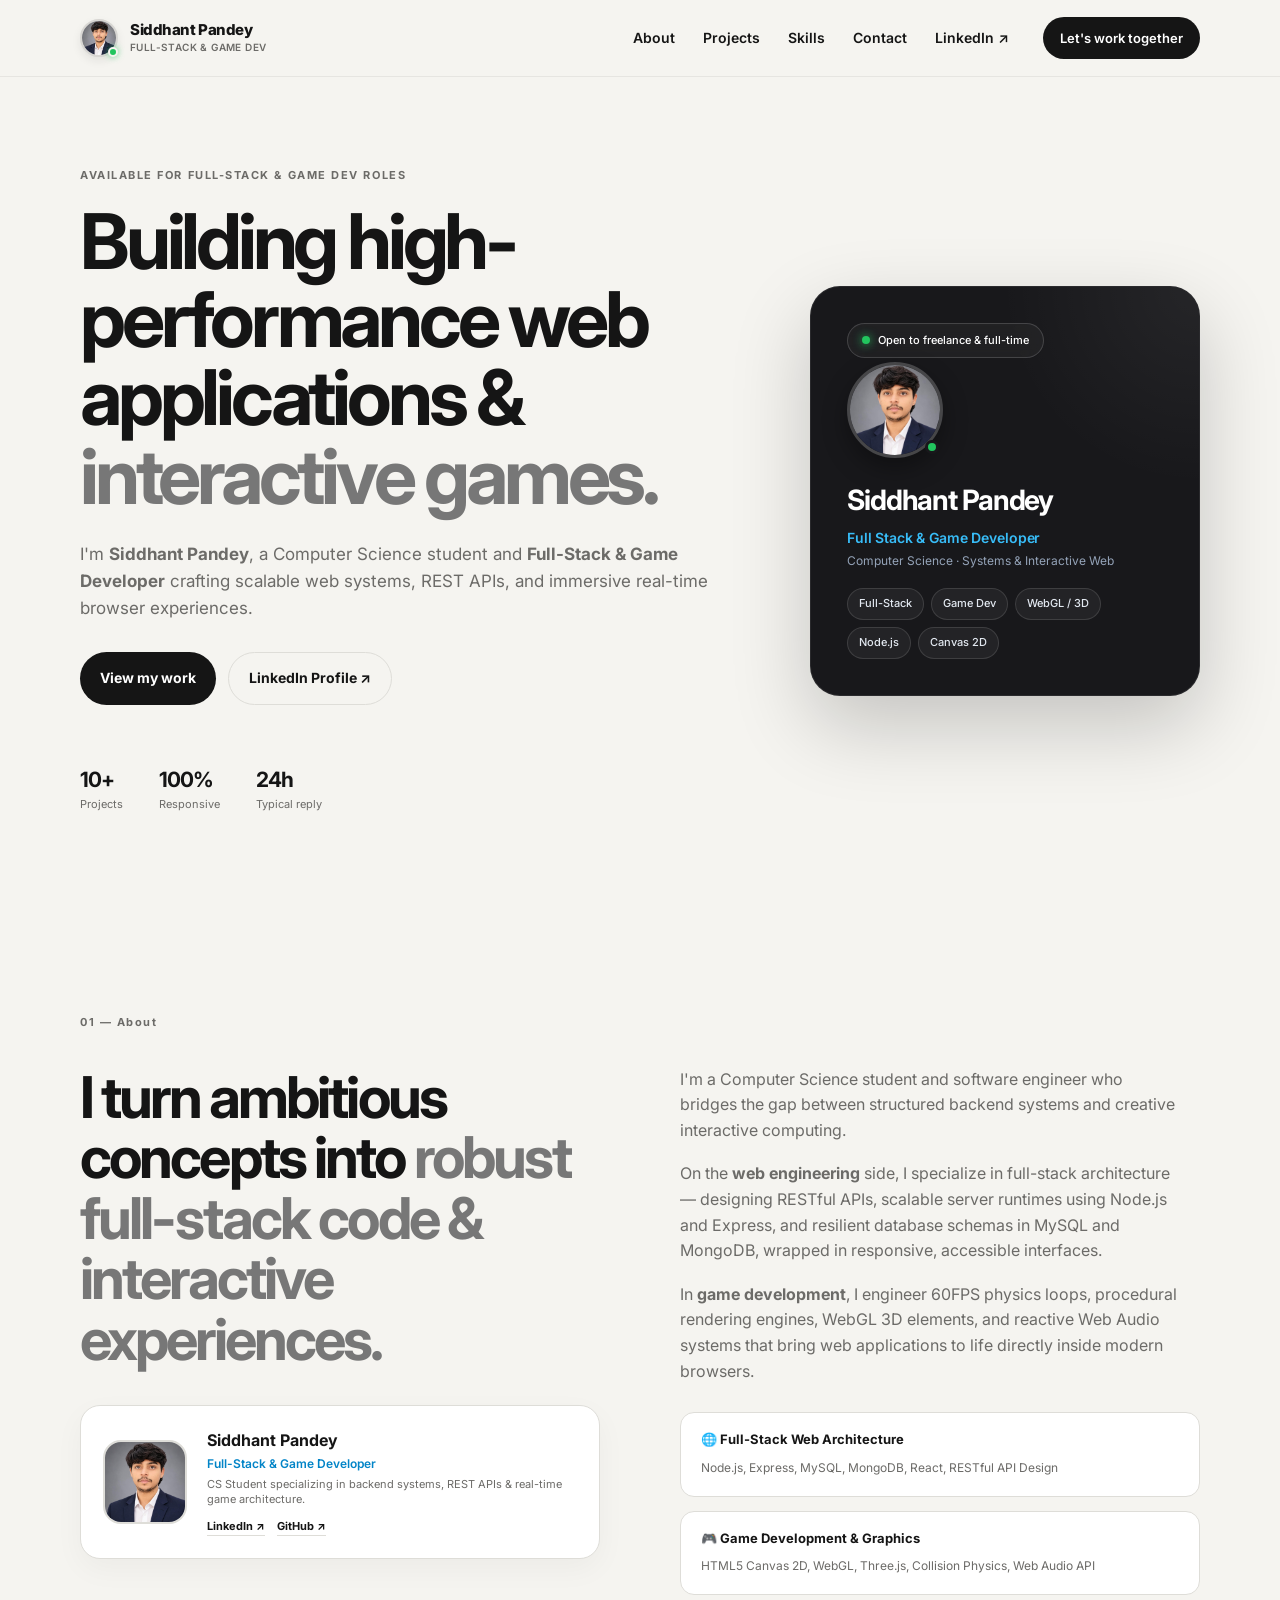
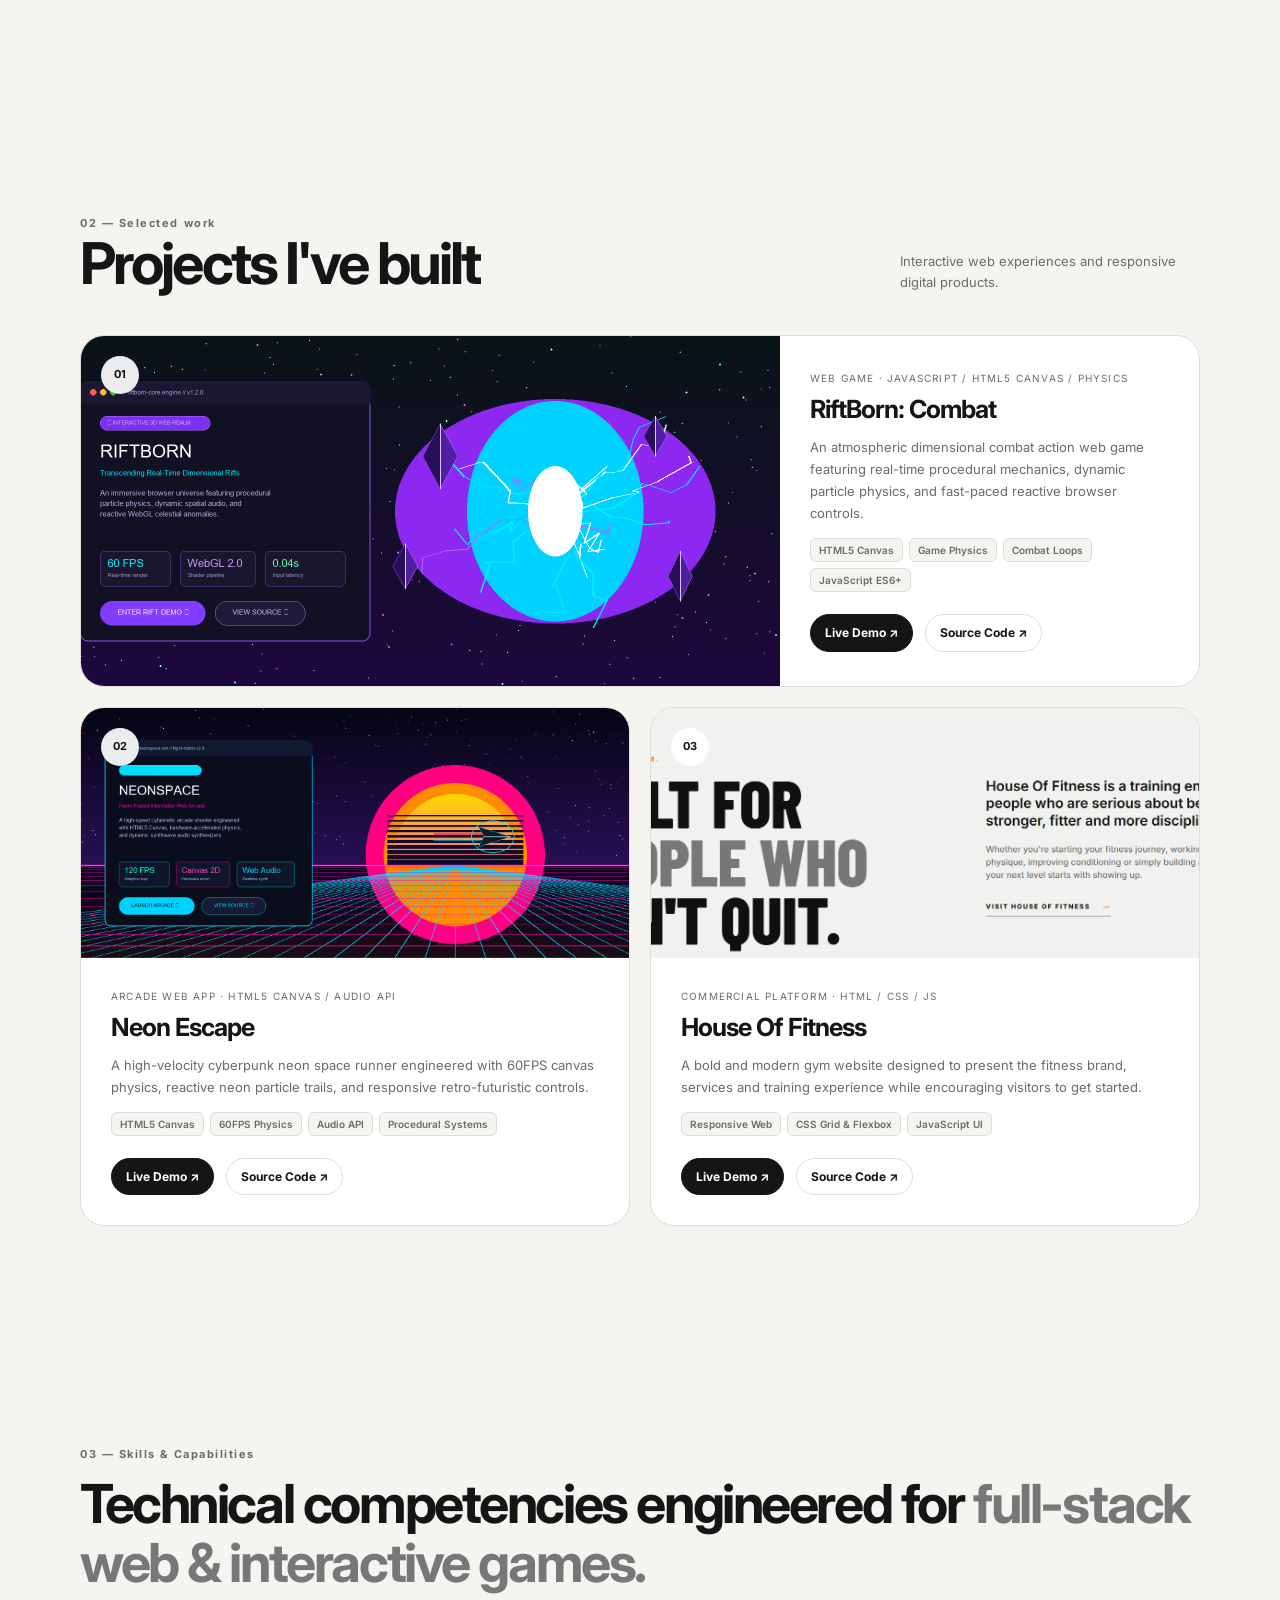
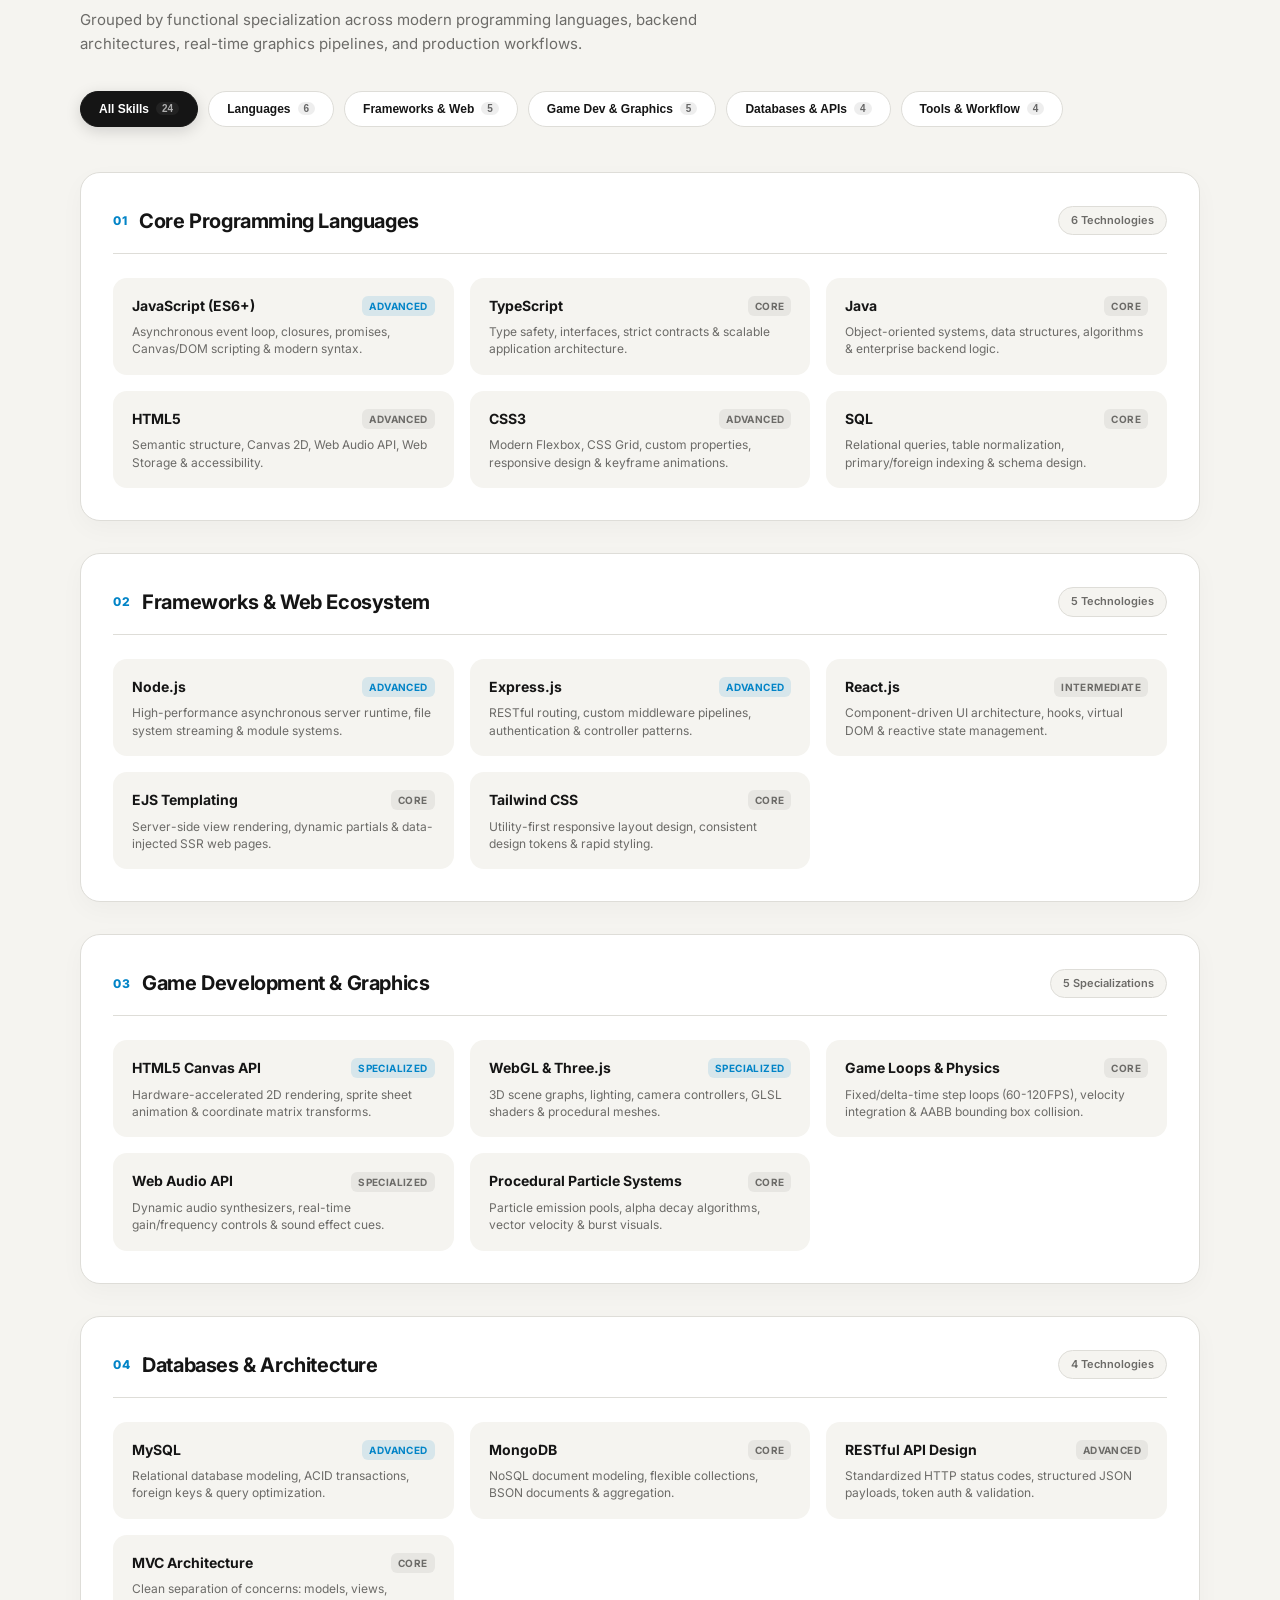
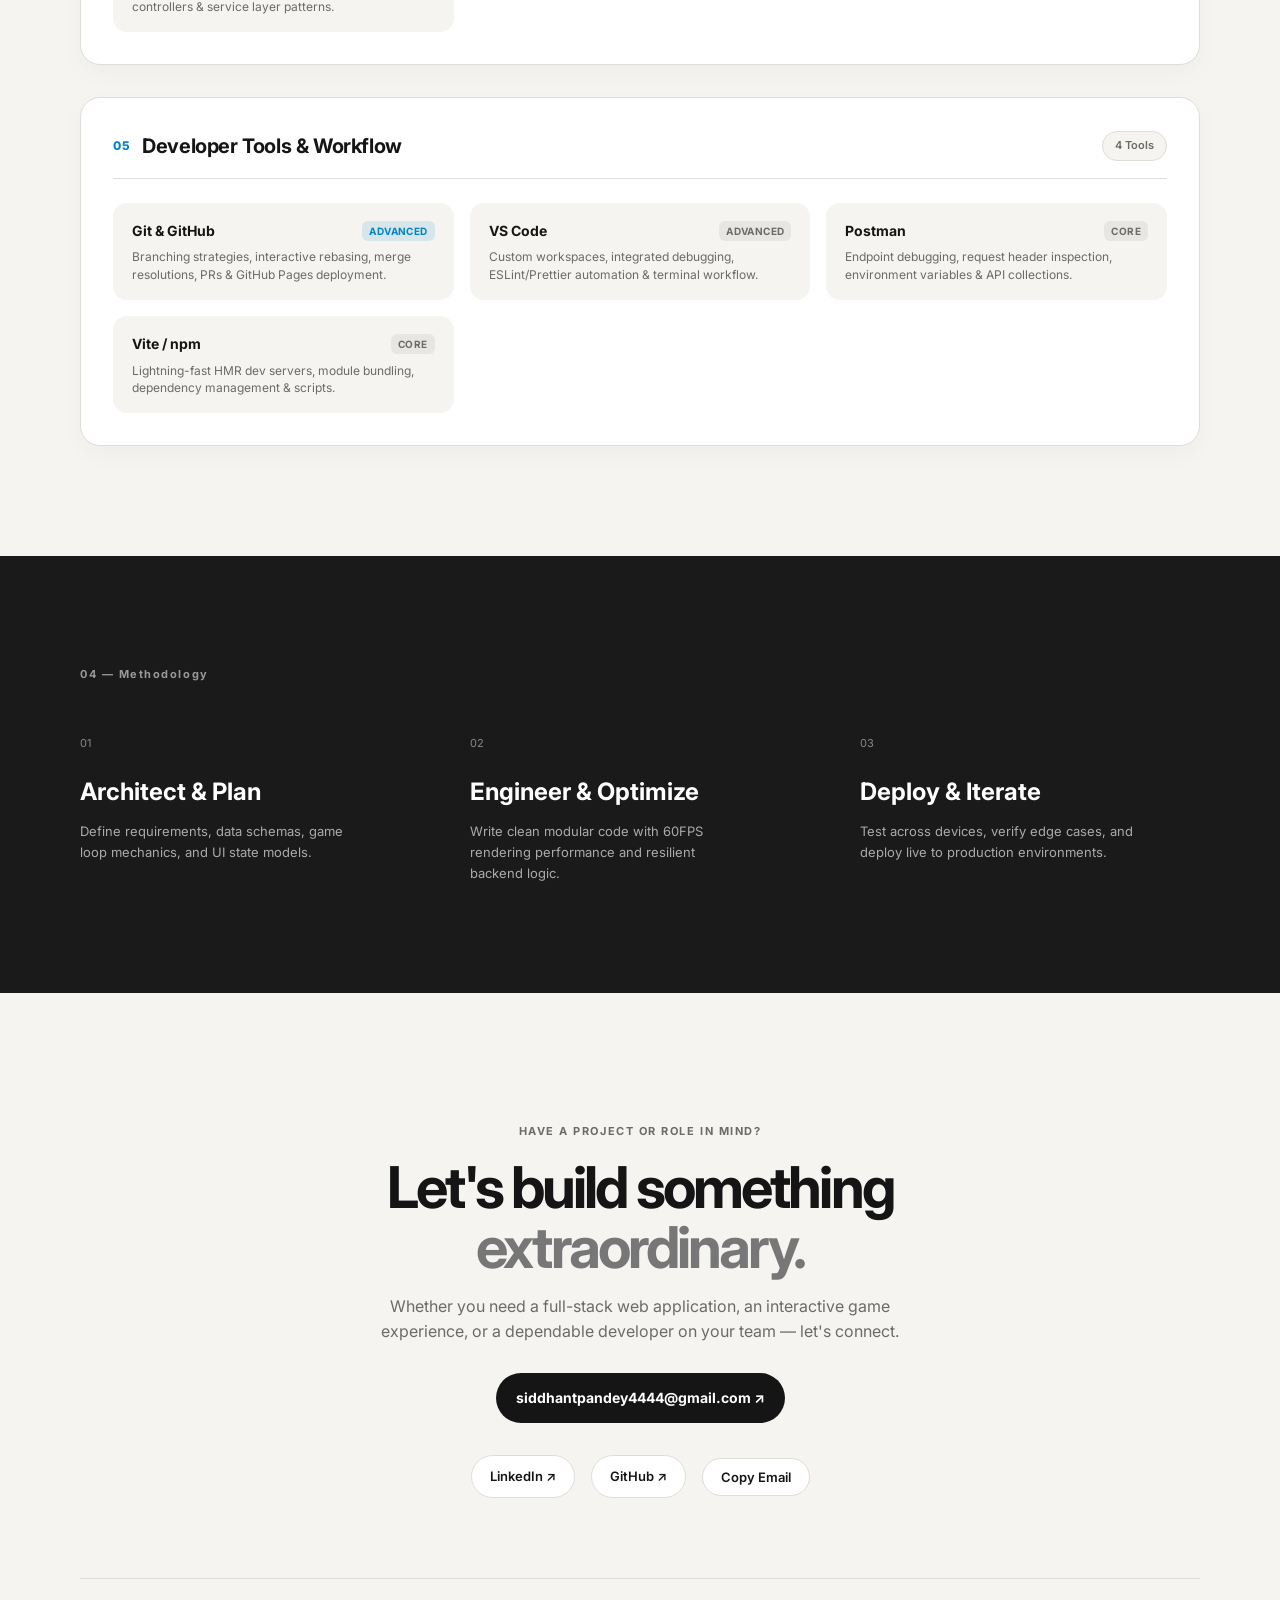
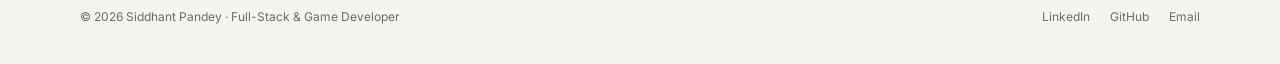
<file: index.html>
<!DOCTYPE html>
<html lang="en">

<head>
  <meta charset="UTF-8">
  <meta name="viewport" content="width=device-width, initial-scale=1.0">
  <meta name="description"
    content="Siddhant Pandey — Computer Science student, Full-Stack & Game Developer building scalable web systems, REST APIs, and interactive browser games.">
  <title>Siddhant Pandey — Full-Stack & Game Developer</title>

  <!-- Favicon -->
  <link rel="icon" type="image/jpeg" href="images/profile.jpg">

  <!-- Google Font -->
  <link rel="preconnect" href="https://fonts.googleapis.com">
  <link rel="preconnect" href="https://fonts.gstatic.com" crossorigin>
  <link href="https://fonts.googleapis.com/css2?family=Inter:wght@400;500;600;700;800&display=swap" rel="stylesheet">

  <!-- Main stylesheet -->
  <link rel="stylesheet" href="style.css">
</head>

<body>
  <!-- =========================================
       HEADER / NAVIGATION
  ========================================== -->
  <header class="site-header">
    <nav class="nav container" aria-label="Primary navigation">
      <a class="logo" href="#home" aria-label="Siddhant Pandey Home">
        <div class="logo-avatar-wrap">
          <img class="logo-avatar-img" src="images/profile.jpg" alt="Siddhant Pandey">
          <span class="logo-online-dot" title="Open to opportunities"></span>
        </div>
        <div class="logo-text-wrap">
          <span class="logo-name">Siddhant Pandey</span>
          <span class="logo-role">Full-Stack & Game Dev</span>
        </div>
      </a>

      <button class="menu-toggle" type="button" aria-label="Open menu" aria-expanded="false"
        aria-controls="primary-navigation">
        ☰
      </button>

      <div class="nav-links" id="primary-navigation">
        <a href="#about">About</a>
        <a href="#projects">Projects</a>
        <a href="#skills">Skills</a>
        <a href="#contact">Contact</a>
        <a href="https://www.linkedin.com/in/siddhant-pandey-b86201445/" target="_blank"
          rel="noopener noreferrer">LinkedIn ↗</a>
      </div>

      <a class="nav-cta" href="#contact">Let's work together</a>
    </nav>
  </header>

  <main>
    <!-- =========================================
         HERO SECTION
    ========================================== -->
    <section id="home" class="hero container">
      <div class="hero-copy">
        <p class="eyebrow">AVAILABLE FOR FULL-STACK & GAME DEV ROLES</p>

        <h1>
          Building high-performance web applications &
          <span>interactive games.</span>
        </h1>

        <p class="hero-text">
          I'm <strong>Siddhant Pandey</strong>, a Computer Science student and
          <strong>Full-Stack & Game Developer</strong> crafting scalable web systems,
          REST APIs, and immersive real-time browser experiences.
        </p>

        <div class="hero-actions">
          <a class="button primary" href="#projects">View my work</a>
          <a class="button secondary" href="https://www.linkedin.com/in/siddhant-pandey-b86201445/" target="_blank"
            rel="noopener noreferrer">LinkedIn Profile ↗</a>
        </div>

        <div class="quick-stats">
          <div>
            <strong>10+</strong>
            <span>Projects</span>
          </div>
          <div>
            <strong>100%</strong>
            <span>Responsive</span>
          </div>
          <div>
            <strong>24h</strong>
            <span>Typical reply</span>
          </div>
        </div>
      </div>

      <aside class="hero-card">
        <div class="status"><span class="pulse-dot"></span> Open to freelance & full-time</div>

        <div class="avatar-card">
          <img class="avatar-img" src="images/profile.jpg" alt="Siddhant Pandey portrait" width="96" height="96">
          <span class="avatar-online-badge" title="Available for opportunities"></span>
        </div>

        <h2>Siddhant Pandey</h2>
        <p class="role-title">Full Stack & Game Developer</p>
        <span class="role-subtitle">Computer Science · Systems & Interactive Web</span>

        <div class="mini-tags" aria-label="Core Specializations">
          <span>Full-Stack</span>
          <span>Game Dev</span>
          <span>WebGL / 3D</span>
          <span>Node.js</span>
          <span>Canvas 2D</span>
        </div>
      </aside>
    </section>

    <!-- =========================================
         ABOUT SECTION
    ========================================== -->
    <section id="about" class="section container">
      <div class="section-label">01 — About</div>

      <div class="two-column about-grid">
        <div class="about-lead">
          <h2>I turn ambitious concepts into <em>robust full-stack code & interactive experiences.</em></h2>
          <div class="about-card-spotlight">
            <img class="about-photo" src="images/profile.jpg" alt="Siddhant Pandey profile portrait">
            <div class="about-meta">
              <strong>Siddhant Pandey</strong>
              <span>Full-Stack & Game Developer</span>
              <p>CS Student specializing in backend systems, REST APIs & real-time game architecture.</p>
              <div class="about-social-row">
                <a class="about-link" href="https://www.linkedin.com/in/siddhant-pandey-b86201445/" target="_blank"
                  rel="noopener noreferrer">LinkedIn ↗</a>
                <a class="about-link" href="https://github.com/siddhantpandey2306-gif" target="_blank"
                  rel="noopener noreferrer">GitHub ↗</a>
              </div>
            </div>
          </div>
        </div>

        <div class="about-body">
          <p>
            I'm a Computer Science student and software engineer who bridges the gap between structured backend systems
            and creative interactive computing.
          </p>
          <p>
            On the <strong>web engineering</strong> side, I specialize in full-stack architecture — designing RESTful
            APIs, scalable server runtimes using Node.js and Express, and resilient database schemas in MySQL and
            MongoDB, wrapped in responsive, accessible interfaces.
          </p>
          <p>
            In <strong>game development</strong>, I engineer 60FPS physics loops, procedural rendering engines, WebGL 3D
            elements, and reactive Web Audio systems that bring web applications to life directly inside modern
            browsers.
          </p>

          <div class="about-focus-pills">
            <div>
              <strong>🌐 Full-Stack Web Architecture</strong>
              <span>Node.js, Express, MySQL, MongoDB, React, RESTful API Design</span>
            </div>
            <div>
              <strong>🎮 Game Development & Graphics</strong>
              <span>HTML5 Canvas 2D, WebGL, Three.js, Collision Physics, Web Audio API</span>
            </div>
          </div>
        </div>
      </div>
    </section>

    <!-- =========================================
         PROJECTS SECTION
    ========================================== -->
    <section id="projects" class="section container">
      <div class="section-heading">
        <div>
          <div class="section-label">02 — Selected work</div>
          <h2>Projects I've built</h2>
        </div>
        <p>Interactive web experiences and responsive digital products.</p>
      </div>

      <div class="projects-grid">
        <!-- Project 01: RiftBorn Combat -->
        <article class="project-card featured">
          <div class="project-visual">
            <img src="images/riftborn.png" alt="RiftBorn Combat web game interface" loading="lazy">
            <span>01</span>
          </div>

          <div class="project-info">
            <div class="project-meta">Web Game · JavaScript / HTML5 Canvas / Physics</div>
            <h3>RiftBorn: Combat</h3>
            <p>
              An atmospheric dimensional combat action web game featuring real-time
              procedural mechanics, dynamic particle physics, and fast-paced reactive browser controls.
            </p>

            <div class="project-tech-tags">
              <span>HTML5 Canvas</span>
              <span>Game Physics</span>
              <span>Combat Loops</span>
              <span>JavaScript ES6+</span>
            </div>

            <div class="project-links">
              <a class="project-link-primary" href="https://siddhantpandey2306-gif.github.io/RiftBorn-Combat/" target="_blank"
                rel="noopener noreferrer">Live Demo ↗</a>
              <a href="https://github.com/siddhantpandey2306-gif/RiftBorn-Combat" target="_blank"
                rel="noopener noreferrer">Source Code ↗</a>
            </div>
          </div>
        </article>

        <!-- Project 02: Neon Escape -->
        <article class="project-card">
          <div class="project-visual">
            <img src="images/neonspace.png" alt="Neon Escape arcade web runner" loading="lazy">
            <span>02</span>
          </div>

          <div class="project-info">
            <div class="project-meta">Arcade Web App · HTML5 Canvas / Audio API</div>
            <h3>Neon Escape</h3>
            <p>
              A high-velocity cyberpunk neon space runner engineered with 60FPS canvas
              physics, reactive neon particle trails, and responsive retro-futuristic controls.
            </p>

            <div class="project-tech-tags">
              <span>HTML5 Canvas</span>
              <span>60FPS Physics</span>
              <span>Audio API</span>
              <span>Procedural Systems</span>
            </div>

            <div class="project-links">
              <a class="project-link-primary" href="https://siddhantpandey2306-gif.github.io/Neon-Escape/" target="_blank"
                rel="noopener noreferrer">Live Demo ↗</a>
              <a href="https://github.com/siddhantpandey2306-gif/Neon-Escape" target="_blank"
                rel="noopener noreferrer">Source Code ↗</a>
            </div>
          </div>
        </article>

        <!-- Project 03: Gym -->
        <article class="project-card">
          <div class="project-visual">
            <img src="images/gym.png" alt="House Of Fitness gym website" loading="lazy">
            <span>03</span>
          </div>

          <div class="project-info">
            <div class="project-meta">Commercial Platform · HTML / CSS / JS</div>
            <h3>House Of Fitness</h3>
            <p>
              A bold and modern gym website designed to present the fitness
              brand, services and training experience while encouraging visitors
              to get started.
            </p>

            <div class="project-tech-tags">
              <span>Responsive Web</span>
              <span>CSS Grid & Flexbox</span>
              <span>JavaScript UI</span>
            </div>

            <div class="project-links">
              <a class="project-link-primary" href="https://siddhantpandey2306-gif.github.io/Gym-website-Preview/" target="_blank"
                rel="noopener noreferrer">Live Demo ↗</a>
              <a href="https://github.com/siddhantpandey2306-gif/Gym-website-Preview" target="_blank"
                rel="noopener noreferrer">Source Code ↗</a>
            </div>
          </div>
        </article>
      </div>
    </section>

    <!-- =========================================
         SKILLS SECTION (GROUPED BY SPECIALIZATION)
    ========================================== -->
    <section id="skills" class="section container">
      <div class="section-label">03 — Skills & Capabilities</div>

      <div class="skills-section-header">
        <h2>
          Technical competencies engineered for
          <em>full-stack web & interactive games.</em>
        </h2>
        <p>
          Grouped by functional specialization across modern programming languages,
          backend architectures, real-time graphics pipelines, and production workflows.
        </p>
      </div>

      <!-- Interactive Category Switcher -->
      <div class="skills-filter-nav" role="tablist" aria-label="Skill categories filter">
        <button class="skills-filter-btn active" type="button" data-filter="all" role="tab" aria-selected="true">
          All Skills <span class="filter-count">24</span>
        </button>
        <button class="skills-filter-btn" type="button" data-filter="languages" role="tab" aria-selected="false">
          Languages <span class="filter-count">6</span>
        </button>
        <button class="skills-filter-btn" type="button" data-filter="frameworks" role="tab" aria-selected="false">
          Frameworks & Web <span class="filter-count">5</span>
        </button>
        <button class="skills-filter-btn" type="button" data-filter="gamedev" role="tab" aria-selected="false">
          Game Dev & Graphics <span class="filter-count">5</span>
        </button>
        <button class="skills-filter-btn" type="button" data-filter="databases" role="tab" aria-selected="false">
          Databases & APIs <span class="filter-count">4</span>
        </button>
        <button class="skills-filter-btn" type="button" data-filter="tools" role="tab" aria-selected="false">
          Tools & Workflow <span class="filter-count">4</span>
        </button>
      </div>

      <!-- Grouped Skill Category Cards -->
      <div class="skills-groups">

        <!-- Category 01: Languages -->
        <article class="skill-category-card" data-category="languages">
          <div class="category-card-header">
            <div class="category-title-wrap">
              <span class="category-num">01</span>
              <h3>Core Programming Languages</h3>
            </div>
            <span class="category-badge-pill">6 Technologies</span>
          </div>

          <div class="skills-items-grid">
            <div class="skill-item featured-skill">
              <div class="skill-item-top">
                <strong>JavaScript (ES6+)</strong>
                <span class="level-tag">Advanced</span>
              </div>
              <p>Asynchronous event loop, closures, promises, Canvas/DOM scripting & modern syntax.</p>
            </div>

            <div class="skill-item">
              <div class="skill-item-top">
                <strong>TypeScript</strong>
                <span class="level-tag">Core</span>
              </div>
              <p>Type safety, interfaces, strict contracts & scalable application architecture.</p>
            </div>

            <div class="skill-item">
              <div class="skill-item-top">
                <strong>Java</strong>
                <span class="level-tag">Core</span>
              </div>
              <p>Object-oriented systems, data structures, algorithms & enterprise backend logic.</p>
            </div>

            <div class="skill-item">
              <div class="skill-item-top">
                <strong>HTML5</strong>
                <span class="level-tag">Advanced</span>
              </div>
              <p>Semantic structure, Canvas 2D, Web Audio API, Web Storage & accessibility.</p>
            </div>

            <div class="skill-item">
              <div class="skill-item-top">
                <strong>CSS3</strong>
                <span class="level-tag">Advanced</span>
              </div>
              <p>Modern Flexbox, CSS Grid, custom properties, responsive design & keyframe animations.</p>
            </div>

            <div class="skill-item">
              <div class="skill-item-top">
                <strong>SQL</strong>
                <span class="level-tag">Core</span>
              </div>
              <p>Relational queries, table normalization, primary/foreign indexing & schema design.</p>
            </div>
          </div>
        </article>

        <!-- Category 02: Frameworks & Web Ecosystem -->
        <article class="skill-category-card" data-category="frameworks">
          <div class="category-card-header">
            <div class="category-title-wrap">
              <span class="category-num">02</span>
              <h3>Frameworks & Web Ecosystem</h3>
            </div>
            <span class="category-badge-pill">5 Technologies</span>
          </div>

          <div class="skills-items-grid">
            <div class="skill-item featured-skill">
              <div class="skill-item-top">
                <strong>Node.js</strong>
                <span class="level-tag">Advanced</span>
              </div>
              <p>High-performance asynchronous server runtime, file system streaming & module systems.</p>
            </div>

            <div class="skill-item featured-skill">
              <div class="skill-item-top">
                <strong>Express.js</strong>
                <span class="level-tag">Advanced</span>
              </div>
              <p>RESTful routing, custom middleware pipelines, authentication & controller patterns.</p>
            </div>

            <div class="skill-item">
              <div class="skill-item-top">
                <strong>React.js</strong>
                <span class="level-tag">Intermediate</span>
              </div>
              <p>Component-driven UI architecture, hooks, virtual DOM & reactive state management.</p>
            </div>

            <div class="skill-item">
              <div class="skill-item-top">
                <strong>EJS Templating</strong>
                <span class="level-tag">Core</span>
              </div>
              <p>Server-side view rendering, dynamic partials & data-injected SSR web pages.</p>
            </div>

            <div class="skill-item">
              <div class="skill-item-top">
                <strong>Tailwind CSS</strong>
                <span class="level-tag">Core</span>
              </div>
              <p>Utility-first responsive layout design, consistent design tokens & rapid styling.</p>
            </div>
          </div>
        </article>

        <!-- Category 03: Game Development & Graphics -->
        <article class="skill-category-card" data-category="gamedev">
          <div class="category-card-header">
            <div class="category-title-wrap">
              <span class="category-num">03</span>
              <h3>Game Development & Graphics</h3>
            </div>
            <span class="category-badge-pill">5 Specializations</span>
          </div>

          <div class="skills-items-grid">
            <div class="skill-item featured-skill">
              <div class="skill-item-top">
                <strong>HTML5 Canvas API</strong>
                <span class="level-tag">Specialized</span>
              </div>
              <p>Hardware-accelerated 2D rendering, sprite sheet animation & coordinate matrix transforms.</p>
            </div>

            <div class="skill-item featured-skill">
              <div class="skill-item-top">
                <strong>WebGL & Three.js</strong>
                <span class="level-tag">Specialized</span>
              </div>
              <p>3D scene graphs, lighting, camera controllers, GLSL shaders & procedural meshes.</p>
            </div>

            <div class="skill-item">
              <div class="skill-item-top">
                <strong>Game Loops & Physics</strong>
                <span class="level-tag">Core</span>
              </div>
              <p>Fixed/delta-time step loops (60-120FPS), velocity integration & AABB bounding box collision.</p>
            </div>

            <div class="skill-item">
              <div class="skill-item-top">
                <strong>Web Audio API</strong>
                <span class="level-tag">Specialized</span>
              </div>
              <p>Dynamic audio synthesizers, real-time gain/frequency controls & sound effect cues.</p>
            </div>

            <div class="skill-item">
              <div class="skill-item-top">
                <strong>Procedural Particle Systems</strong>
                <span class="level-tag">Core</span>
              </div>
              <p>Particle emission pools, alpha decay algorithms, vector velocity & burst visuals.</p>
            </div>
          </div>
        </article>

        <!-- Category 04: Databases & Architecture -->
        <article class="skill-category-card" data-category="databases">
          <div class="category-card-header">
            <div class="category-title-wrap">
              <span class="category-num">04</span>
              <h3>Databases & Architecture</h3>
            </div>
            <span class="category-badge-pill">4 Technologies</span>
          </div>

          <div class="skills-items-grid">
            <div class="skill-item featured-skill">
              <div class="skill-item-top">
                <strong>MySQL</strong>
                <span class="level-tag">Advanced</span>
              </div>
              <p>Relational database modeling, ACID transactions, foreign keys & query optimization.</p>
            </div>

            <div class="skill-item">
              <div class="skill-item-top">
                <strong>MongoDB</strong>
                <span class="level-tag">Core</span>
              </div>
              <p>NoSQL document modeling, flexible collections, BSON documents & aggregation.</p>
            </div>

            <div class="skill-item">
              <div class="skill-item-top">
                <strong>RESTful API Design</strong>
                <span class="level-tag">Advanced</span>
              </div>
              <p>Standardized HTTP status codes, structured JSON payloads, token auth & validation.</p>
            </div>

            <div class="skill-item">
              <div class="skill-item-top">
                <strong>MVC Architecture</strong>
                <span class="level-tag">Core</span>
              </div>
              <p>Clean separation of concerns: models, views, controllers & service layer patterns.</p>
            </div>
          </div>
        </article>

        <!-- Category 05: Developer Tools & Workflow -->
        <article class="skill-category-card" data-category="tools">
          <div class="category-card-header">
            <div class="category-title-wrap">
              <span class="category-num">05</span>
              <h3>Developer Tools & Workflow</h3>
            </div>
            <span class="category-badge-pill">4 Tools</span>
          </div>

          <div class="skills-items-grid">
            <div class="skill-item featured-skill">
              <div class="skill-item-top">
                <strong>Git & GitHub</strong>
                <span class="level-tag">Advanced</span>
              </div>
              <p>Branching strategies, interactive rebasing, merge resolutions, PRs & GitHub Pages deployment.</p>
            </div>

            <div class="skill-item">
              <div class="skill-item-top">
                <strong>VS Code</strong>
                <span class="level-tag">Advanced</span>
              </div>
              <p>Custom workspaces, integrated debugging, ESLint/Prettier automation & terminal workflow.</p>
            </div>

            <div class="skill-item">
              <div class="skill-item-top">
                <strong>Postman</strong>
                <span class="level-tag">Core</span>
              </div>
              <p>Endpoint debugging, request header inspection, environment variables & API collections.</p>
            </div>

            <div class="skill-item">
              <div class="skill-item-top">
                <strong>Vite / npm</strong>
                <span class="level-tag">Core</span>
              </div>
              <p>Lightning-fast HMR dev servers, module bundling, dependency management & scripts.</p>
            </div>
          </div>
        </article>

      </div>
    </section>

    <!-- =========================================
         PROCESS SECTION
    ========================================== -->
    <section class="process section">
      <div class="container">
        <div class="section-label">04 — Methodology</div>

        <div class="process-grid">
          <div>
            <span>01</span>
            <h3>Architect & Plan</h3>
            <p>Define requirements, data schemas, game loop mechanics, and UI state models.</p>
          </div>
          <div>
            <span>02</span>
            <h3>Engineer & Optimize</h3>
            <p>Write clean modular code with 60FPS rendering performance and resilient backend logic.</p>
          </div>
          <div>
            <span>03</span>
            <h3>Deploy & Iterate</h3>
            <p>Test across devices, verify edge cases, and deploy live to production environments.</p>
          </div>
        </div>
      </div>
    </section>

    <!-- =========================================
         CONTACT SECTION
    ========================================== -->
    <section id="contact" class="contact section container">
      <div class="contact-box">
        <p class="eyebrow">HAVE A PROJECT OR ROLE IN MIND?</p>
        <h2>Let's build something <em>extraordinary.</em></h2>
        <p>
          Whether you need a full-stack web application, an interactive game experience,
          or a dependable developer on your team — let's connect.
        </p>

        <a class="button primary" href="mailto:siddhantpandey4444@gmail.com">
          siddhantpandey4444@gmail.com ↗
        </a>

        <div class="socials">
          <a href="https://www.linkedin.com/in/siddhant-pandey-b86201445/" target="_blank" rel="noopener noreferrer">
            LinkedIn ↗
          </a>
          <a href="https://github.com/siddhantpandey2306-gif" target="_blank" rel="noopener noreferrer">
            GitHub ↗
          </a>
          <button class="copy-email-btn" id="copyEmailBtn" type="button" aria-label="Copy email address to clipboard">
            <span class="btn-text">Copy Email</span>
            <span class="btn-feedback" aria-hidden="true">✓ Email Copied!</span>
          </button>
        </div>
      </div>
    </section>
  </main>

  <!-- =========================================
       FOOTER
  ========================================== -->
  <footer class="footer container">
    <span>© 2026 Siddhant Pandey · Full-Stack & Game Developer</span>
    <div class="footer-links">
      <a href="https://www.linkedin.com/in/siddhant-pandey-b86201445/" target="_blank"
        rel="noopener noreferrer">LinkedIn</a>
      <a href="https://github.com/siddhantpandey2306-gif" target="_blank" rel="noopener noreferrer">GitHub</a>
      <a href="mailto:siddhantpandey4444@gmail.com">Email</a>
    </div>
  </footer>

  <script src="script.js"></script>
</body>

</html>
</file>
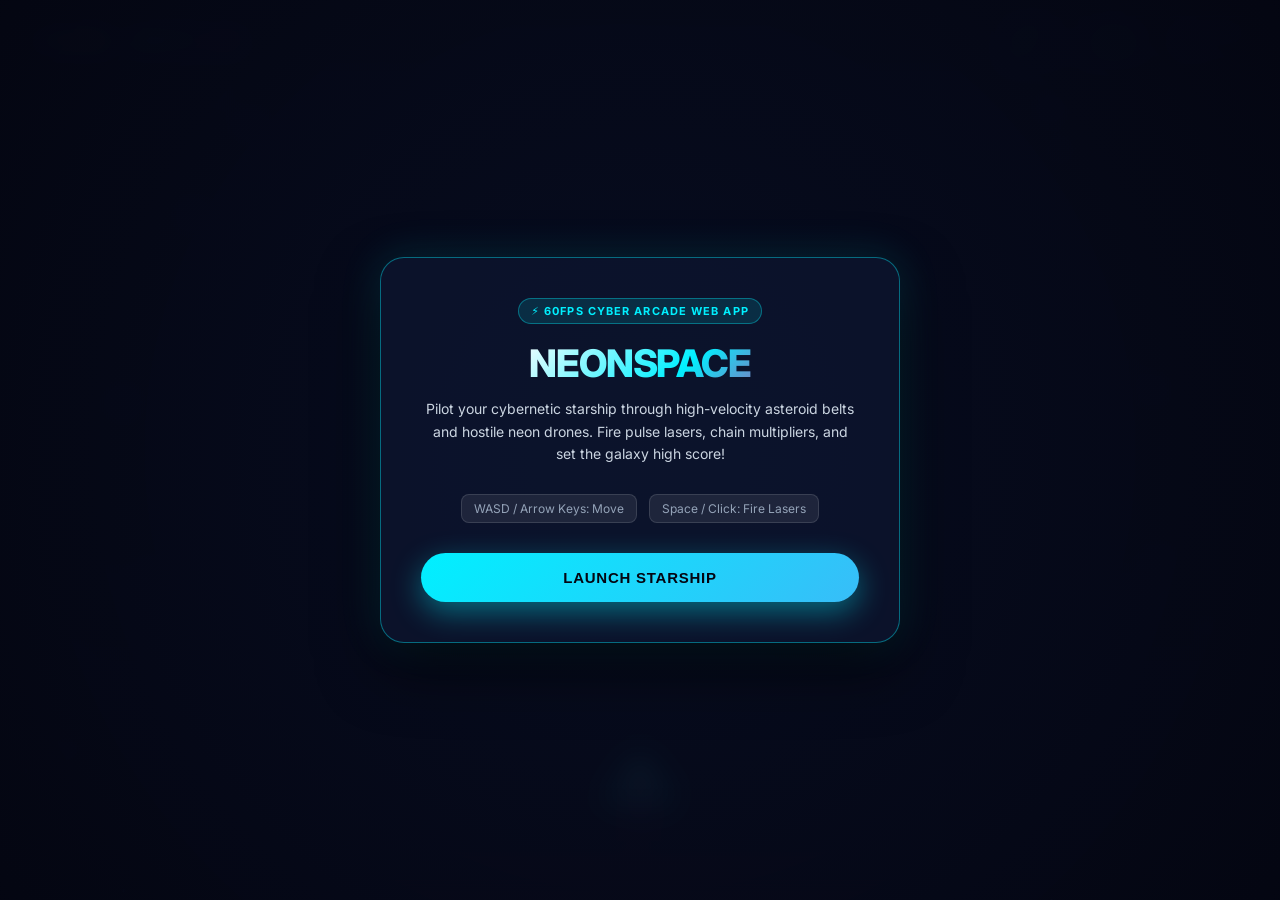
<file: projects/neonspace/index.html>
<!DOCTYPE html>
<html lang="en">
<head>
  <meta charset="UTF-8">
  <meta name="viewport" content="width=device-width, initial-scale=1.0, user-scalable=no">
  <title>NeonSpace — Cyberpunk Arcade Odyssey</title>
  <link rel="icon" type="image/jpeg" href="../../images/profile.jpg">
  <link rel="preconnect" href="https://fonts.googleapis.com">
  <link rel="preconnect" href="https://fonts.gstatic.com" crossorigin>
  <link href="https://fonts.googleapis.com/css2?family=Inter:wght@400;600;800&family=JetBrains+Mono:wght@500;700&display=swap" rel="stylesheet">
  <style>
    * {
      box-sizing: border-box;
      margin: 0;
      padding: 0;
      user-select: none;
    }
    body {
      background: #040612;
      color: #fff;
      font-family: 'Inter', system-ui, sans-serif;
      overflow: hidden;
      width: 100vw;
      height: 100vh;
      display: flex;
      flex-direction: column;
    }
    #neonCanvas {
      position: absolute;
      top: 0;
      left: 0;
      width: 100%;
      height: 100%;
      z-index: 1;
      display: block;
    }
    /* Top Bar */
    .top-nav {
      position: absolute;
      top: 0;
      left: 0;
      width: 100%;
      z-index: 10;
      display: flex;
      justify-content: space-between;
      align-items: center;
      padding: 16px 24px;
      background: linear-gradient(to bottom, rgba(4, 6, 18, 0.85), transparent);
      backdrop-filter: blur(8px);
    }
    .brand-wrap {
      display: flex;
      align-items: center;
      gap: 12px;
    }
    .back-btn {
      color: #cbd5e1;
      text-decoration: none;
      font-size: 13px;
      font-weight: 600;
      display: inline-flex;
      align-items: center;
      gap: 6px;
      padding: 8px 14px;
      background: rgba(255, 255, 255, 0.08);
      border: 1px solid rgba(255, 255, 255, 0.15);
      border-radius: 999px;
      transition: all 0.2s;
    }
    .back-btn:hover {
      background: rgba(255, 255, 255, 0.18);
      color: #fff;
      transform: translateX(-2px);
    }
    .game-title {
      font-size: 16px;
      font-weight: 800;
      letter-spacing: 0.08em;
      text-transform: uppercase;
      background: linear-gradient(135deg, #00f0ff, #ff007f);
      -webkit-background-clip: text;
      -webkit-text-fill-color: transparent;
    }
    .hud {
      display: flex;
      align-items: center;
      gap: 16px;
      font-family: 'JetBrains Mono', monospace;
      font-size: 13px;
    }
    .hud-box {
      background: rgba(10, 16, 36, 0.75);
      border: 1px solid rgba(0, 240, 255, 0.3);
      padding: 6px 14px;
      border-radius: 8px;
    }
    .hud-label {
      color: #94a3b8;
      font-size: 10px;
      display: block;
      text-transform: uppercase;
    }
    .hud-val {
      color: #00f0ff;
      font-size: 16px;
      font-weight: 700;
    }
    /* Overlay Screen */
    .overlay-screen {
      position: absolute;
      top: 0;
      left: 0;
      width: 100%;
      height: 100%;
      z-index: 20;
      display: flex;
      flex-direction: column;
      align-items: center;
      justify-content: center;
      background: radial-gradient(circle at center, rgba(8, 14, 34, 0.92) 0%, rgba(4, 6, 18, 0.98) 100%);
      text-align: center;
      padding: 24px;
      backdrop-filter: blur(12px);
    }
    .overlay-card {
      max-width: 520px;
      width: 100%;
      background: rgba(14, 22, 48, 0.75);
      border: 1px solid rgba(0, 240, 255, 0.4);
      box-shadow: 0 25px 60px rgba(0, 0, 0, 0.6), 0 0 40px rgba(0, 240, 255, 0.15);
      border-radius: 24px;
      padding: 40px;
    }
    .overlay-badge {
      display: inline-block;
      font-size: 11px;
      font-weight: 700;
      letter-spacing: 0.1em;
      text-transform: uppercase;
      color: #00f0ff;
      background: rgba(0, 240, 255, 0.12);
      border: 1px solid rgba(0, 240, 255, 0.35);
      padding: 5px 12px;
      border-radius: 999px;
      margin-bottom: 16px;
    }
    .overlay-title {
      font-size: 38px;
      font-weight: 800;
      letter-spacing: -0.03em;
      margin-bottom: 12px;
      background: linear-gradient(135deg, #fff 20%, #00f0ff 60%, #ff007f 100%);
      -webkit-background-clip: text;
      -webkit-text-fill-color: transparent;
    }
    .overlay-desc {
      color: #cbd5e1;
      font-size: 14px;
      line-height: 1.6;
      margin-bottom: 28px;
    }
    .controls-hint {
      display: flex;
      justify-content: center;
      gap: 12px;
      margin-bottom: 30px;
      font-size: 12px;
      color: #94a3b8;
    }
    .controls-hint span {
      background: rgba(255, 255, 255, 0.08);
      border: 1px solid rgba(255, 255, 255, 0.12);
      padding: 6px 12px;
      border-radius: 8px;
    }
    .start-btn {
      width: 100%;
      padding: 16px 28px;
      font-size: 15px;
      font-weight: 700;
      letter-spacing: 0.05em;
      text-transform: uppercase;
      color: #040612;
      background: linear-gradient(135deg, #00f0ff, #38bdf8);
      border: none;
      border-radius: 999px;
      cursor: pointer;
      box-shadow: 0 10px 30px rgba(0, 240, 255, 0.4);
      transition: all 0.2s;
    }
    .start-btn:hover {
      transform: translateY(-2px);
      box-shadow: 0 14px 40px rgba(0, 240, 255, 0.6);
    }
    .gameover-stats {
      margin: 20px 0;
      font-family: 'JetBrains Mono', monospace;
      font-size: 15px;
      color: #00f0ff;
    }
  </style>
</head>
<body>
  <nav class="top-nav">
    <div class="brand-wrap">
      <a class="back-btn" href="../../index.html#projects">← Portfolio</a>
      <span class="game-title">NeonSpace</span>
    </div>
    <div class="hud">
      <div class="hud-box">
        <span class="hud-label">Score</span>
        <span class="hud-val" id="hudScore">0</span>
      </div>
      <div class="hud-box">
        <span class="hud-label">Shields</span>
        <span class="hud-val" id="hudShield" style="color: #22c55e;">100%</span>
      </div>
      <div class="hud-box">
        <span class="hud-label">Multiplier</span>
        <span class="hud-val" id="hudMult" style="color: #ff007f;">x1</span>
      </div>
    </div>
  </nav>

  <canvas id="neonCanvas"></canvas>

  <!-- Start Screen -->
  <div class="overlay-screen" id="startScreen">
    <div class="overlay-card">
      <span class="overlay-badge">⚡ 60FPS Cyber Arcade Web App</span>
      <h1 class="overlay-title">NEONSPACE</h1>
      <p class="overlay-desc">
        Pilot your cybernetic starship through high-velocity asteroid belts and hostile neon drones. Fire pulse lasers, chain multipliers, and set the galaxy high score!
      </p>
      <div class="controls-hint">
        <span>WASD / Arrow Keys: Move</span>
        <span>Space / Click: Fire Lasers</span>
      </div>
      <button class="start-btn" id="startBtn">Launch Starship</button>
    </div>
  </div>

  <!-- Game Over Screen -->
  <div class="overlay-screen" id="gameOverScreen" style="display: none;">
    <div class="overlay-card">
      <span class="overlay-badge" style="color: #ef4444; border-color: rgba(239, 68, 68, 0.4); background: rgba(239, 68, 68, 0.1);">Vessel Destroyed</span>
      <h2 class="overlay-title" style="font-size: 32px;">Game Over</h2>
      <div class="gameover-stats">
        <p>Final Score: <span id="finalScore" style="color: #fff; font-weight: 700;">0</span></p>
        <p style="margin-top: 6px; font-size: 13px; color: #94a3b8;">High Score: <span id="highScore" style="color: #00f0ff;">0</span></p>
      </div>
      <button class="start-btn" id="restartBtn">Reboot Systems</button>
      <div style="margin-top: 16px;">
        <a class="back-btn" href="../../index.html#projects" style="width: 100%; justify-content: center;">Return to Portfolio</a>
      </div>
    </div>
  </div>

  <script src="neonspace.js"></script>
</body>
</html>
</file>
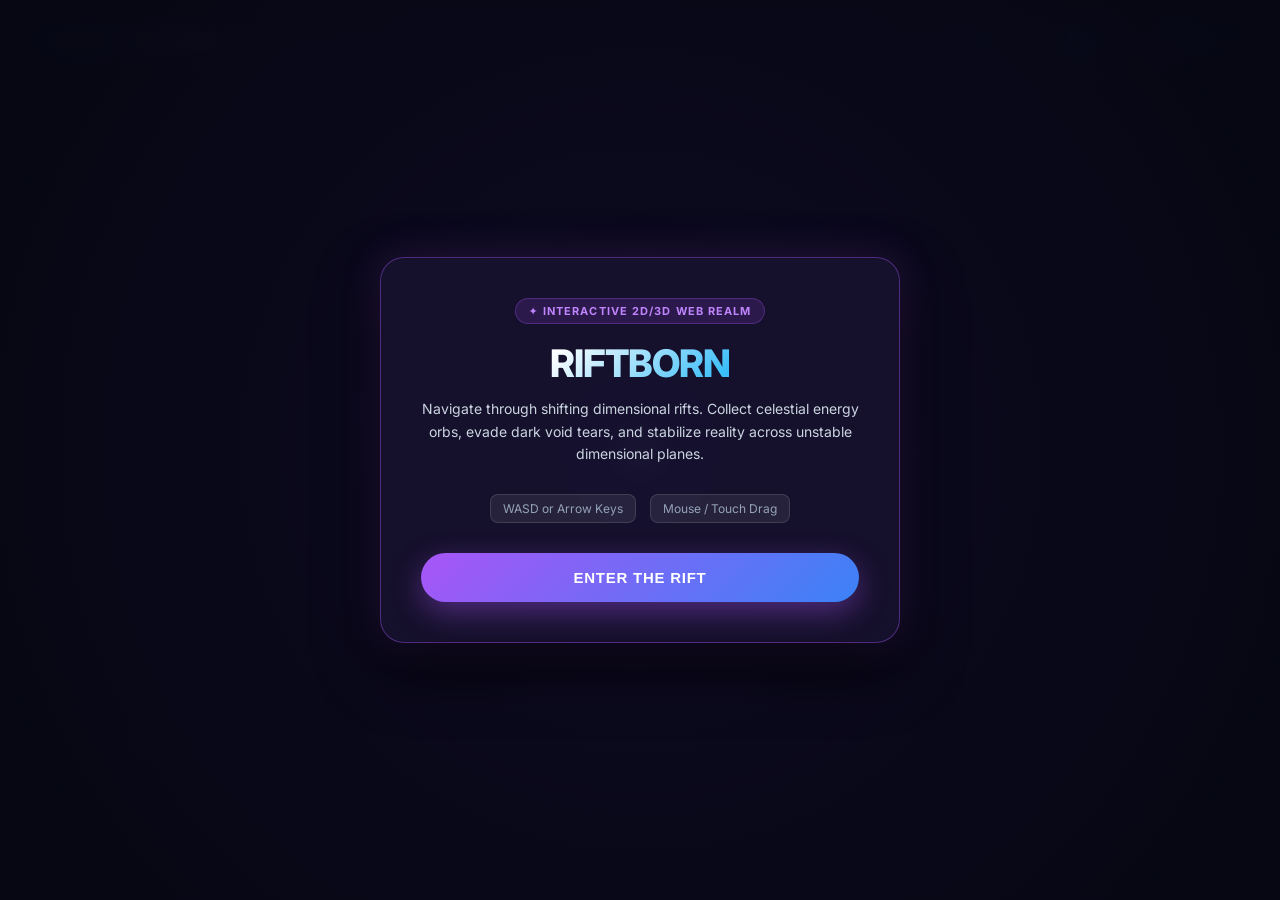
<file: projects/riftborn/index.html>
<!DOCTYPE html>
<html lang="en">
<head>
  <meta charset="UTF-8">
  <meta name="viewport" content="width=device-width, initial-scale=1.0, user-scalable=no">
  <title>Riftborn — Dimensional Web Adventure</title>
  <link rel="icon" type="image/jpeg" href="../../images/profile.jpg">
  <link rel="preconnect" href="https://fonts.googleapis.com">
  <link rel="preconnect" href="https://fonts.gstatic.com" crossorigin>
  <link href="https://fonts.googleapis.com/css2?family=Inter:wght@400;600;800&family=JetBrains+Mono:wght@500;700&display=swap" rel="stylesheet">
  <style>
    * {
      box-sizing: border-box;
      margin: 0;
      padding: 0;
      user-select: none;
    }
    body {
      background: #060713;
      color: #fff;
      font-family: 'Inter', system-ui, sans-serif;
      overflow: hidden;
      width: 100vw;
      height: 100vh;
      display: flex;
      flex-direction: column;
    }
    #gameCanvas {
      position: absolute;
      top: 0;
      left: 0;
      width: 100%;
      height: 100%;
      z-index: 1;
      display: block;
    }
    /* Top Bar */
    .top-nav {
      position: absolute;
      top: 0;
      left: 0;
      width: 100%;
      z-index: 10;
      display: flex;
      justify-content: space-between;
      align-items: center;
      padding: 16px 24px;
      background: linear-gradient(to bottom, rgba(6, 7, 19, 0.85), transparent);
      backdrop-filter: blur(8px);
    }
    .brand-wrap {
      display: flex;
      align-items: center;
      gap: 12px;
    }
    .back-btn {
      color: #cbd5e1;
      text-decoration: none;
      font-size: 13px;
      font-weight: 600;
      display: inline-flex;
      align-items: center;
      gap: 6px;
      padding: 8px 14px;
      background: rgba(255, 255, 255, 0.08);
      border: 1px solid rgba(255, 255, 255, 0.15);
      border-radius: 999px;
      transition: all 0.2s;
    }
    .back-btn:hover {
      background: rgba(255, 255, 255, 0.18);
      color: #fff;
      transform: translateX(-2px);
    }
    .game-title {
      font-size: 16px;
      font-weight: 800;
      letter-spacing: 0.08em;
      text-transform: uppercase;
      background: linear-gradient(135deg, #fff, #a855f7);
      -webkit-background-clip: text;
      -webkit-text-fill-color: transparent;
    }
    .hud {
      display: flex;
      align-items: center;
      gap: 20px;
      font-family: 'JetBrains Mono', monospace;
      font-size: 13px;
    }
    .hud-box {
      background: rgba(20, 15, 38, 0.7);
      border: 1px solid rgba(168, 85, 247, 0.3);
      padding: 6px 14px;
      border-radius: 8px;
    }
    .hud-label {
      color: #94a3b8;
      font-size: 10px;
      display: block;
      text-transform: uppercase;
    }
    .hud-val {
      color: #38bdf8;
      font-size: 16px;
      font-weight: 700;
    }
    /* Overlay Screen */
    .overlay-screen {
      position: absolute;
      top: 0;
      left: 0;
      width: 100%;
      height: 100%;
      z-index: 20;
      display: flex;
      flex-direction: column;
      align-items: center;
      justify-content: center;
      background: radial-gradient(circle at center, rgba(14, 10, 32, 0.92) 0%, rgba(6, 7, 19, 0.98) 100%);
      text-align: center;
      padding: 24px;
      backdrop-filter: blur(12px);
    }
    .overlay-card {
      max-width: 520px;
      width: 100%;
      background: rgba(26, 20, 52, 0.7);
      border: 1px solid rgba(168, 85, 247, 0.4);
      box-shadow: 0 25px 60px rgba(0, 0, 0, 0.6), 0 0 40px rgba(168, 85, 247, 0.2);
      border-radius: 24px;
      padding: 40px;
    }
    .overlay-badge {
      display: inline-block;
      font-size: 11px;
      font-weight: 700;
      letter-spacing: 0.1em;
      text-transform: uppercase;
      color: #c084fc;
      background: rgba(168, 85, 247, 0.15);
      border: 1px solid rgba(168, 85, 247, 0.3);
      padding: 5px 12px;
      border-radius: 999px;
      margin-bottom: 16px;
    }
    .overlay-title {
      font-size: 38px;
      font-weight: 800;
      letter-spacing: -0.03em;
      margin-bottom: 12px;
      background: linear-gradient(135deg, #fff 30%, #38bdf8 70%, #c084fc 100%);
      -webkit-background-clip: text;
      -webkit-text-fill-color: transparent;
    }
    .overlay-desc {
      color: #cbd5e1;
      font-size: 14px;
      line-height: 1.6;
      margin-bottom: 28px;
    }
    .controls-hint {
      display: flex;
      justify-content: center;
      gap: 14px;
      margin-bottom: 30px;
      font-size: 12px;
      color: #94a3b8;
    }
    .controls-hint span {
      background: rgba(255, 255, 255, 0.08);
      border: 1px solid rgba(255, 255, 255, 0.12);
      padding: 6px 12px;
      border-radius: 8px;
    }
    .start-btn {
      width: 100%;
      padding: 16px 28px;
      font-size: 15px;
      font-weight: 700;
      letter-spacing: 0.05em;
      text-transform: uppercase;
      color: #fff;
      background: linear-gradient(135deg, #a855f7, #3b82f6);
      border: none;
      border-radius: 999px;
      cursor: pointer;
      box-shadow: 0 10px 30px rgba(168, 85, 247, 0.4);
      transition: all 0.2s;
    }
    .start-btn:hover {
      transform: translateY(-2px);
      box-shadow: 0 14px 40px rgba(168, 85, 247, 0.6);
    }
    .gameover-stats {
      margin: 20px 0;
      font-family: 'JetBrains Mono', monospace;
      font-size: 15px;
      color: #38bdf8;
    }
  </style>
</head>
<body>
  <nav class="top-nav">
    <div class="brand-wrap">
      <a class="back-btn" href="../../index.html#projects">← Portfolio</a>
      <span class="game-title">Riftborn</span>
    </div>
    <div class="hud">
      <div class="hud-box">
        <span class="hud-label">Score</span>
        <span class="hud-val" id="hudScore">0</span>
      </div>
      <div class="hud-box">
        <span class="hud-label">Integrity</span>
        <span class="hud-val" id="hudHealth">100%</span>
      </div>
      <div class="hud-box">
        <span class="hud-label">Anomaly Level</span>
        <span class="hud-val" id="hudLevel">1</span>
      </div>
    </div>
  </nav>

  <canvas id="gameCanvas"></canvas>

  <!-- Start Screen -->
  <div class="overlay-screen" id="startScreen">
    <div class="overlay-card">
      <span class="overlay-badge">✦ Interactive 2D/3D Web Realm</span>
      <h1 class="overlay-title">RIFTBORN</h1>
      <p class="overlay-desc">
        Navigate through shifting dimensional rifts. Collect celestial energy orbs, evade dark void tears, and stabilize reality across unstable dimensional planes.
      </p>
      <div class="controls-hint">
        <span>WASD or Arrow Keys</span>
        <span>Mouse / Touch Drag</span>
      </div>
      <button class="start-btn" id="startBtn">Enter The Rift</button>
    </div>
  </div>

  <!-- Game Over Screen -->
  <div class="overlay-screen" id="gameOverScreen" style="display: none;">
    <div class="overlay-card">
      <span class="overlay-badge" style="color: #ef4444; border-color: rgba(239, 68, 68, 0.4); background: rgba(239, 68, 68, 0.1);">Rift Collapsed</span>
      <h2 class="overlay-title" style="font-size: 32px;">Dimensional Collapse</h2>
      <div class="gameover-stats">
        <p>Final Score: <span id="finalScore" style="color: #fff; font-weight: 700;">0</span></p>
        <p style="margin-top: 6px; font-size: 13px; color: #94a3b8;">High Score: <span id="highScore" style="color: #38bdf8;">0</span></p>
      </div>
      <button class="start-btn" id="restartBtn">Re-enter Rift</button>
      <div style="margin-top: 16px;">
        <a class="back-btn" href="../../index.html#projects" style="width: 100%; justify-content: center;">Return to Portfolio</a>
      </div>
    </div>
  </div>

  <script src="riftborn.js"></script>
</body>
</html>
</file>
<file: style.css>
/* =========================================
   01. RESET & GLOBAL STYLES
========================================= */
* {
  box-sizing: border-box;
  margin: 0;
  padding: 0;
}

:root {
  --bg: #f5f4f0;
  --surface: #ffffff;
  --text: #151515;
  --muted: #6c6b68;
  --line: #deddd8;
  --radius: 24px;
}

html {
  scroll-behavior: smooth;
}

body {
  font-family: Inter, system-ui, sans-serif;
  background: var(--bg);
  color: var(--text);
  line-height: 1.6;
}

a {
  color: inherit;
  text-decoration: none;
}

img {
  max-width: 100%;
}

.container {
  width: min(1120px, calc(100% - 40px));
  margin-inline: auto;
}

em {
  font-style: normal;
  color: #777;
}

/* =========================================
   02. HEADER & NAVIGATION
========================================= */
.site-header {
  position: sticky;
  top: 0;
  z-index: 20;
  background: rgba(245, 244, 240, 0.9);
  backdrop-filter: blur(16px);
  border-bottom: 1px solid rgba(0, 0, 0, 0.06);
}

.nav {
  height: 76px;
  display: flex;
  align-items: center;
  gap: 34px;
}

.logo {
  margin-right: auto;
  display: inline-flex;
  align-items: center;
  gap: 12px;
  text-decoration: none;
  transition: transform 0.2s ease;
}

.logo:hover {
  transform: translateY(-1px);
}

.logo-avatar-wrap {
  position: relative;
  width: 38px;
  height: 38px;
  flex-shrink: 0;
}

.logo-avatar-img {
  width: 100%;
  height: 100%;
  border-radius: 50%;
  object-fit: cover;
  border: 2px solid rgba(0, 0, 0, 0.12);
  box-shadow: 0 4px 10px rgba(0, 0, 0, 0.08);
  display: block;
}

.logo-online-dot {
  position: absolute;
  bottom: 0px;
  right: 0px;
  width: 10px;
  height: 10px;
  border-radius: 50%;
  background: #22c55e;
  border: 2px solid var(--bg);
  box-shadow: 0 0 6px rgba(34, 197, 94, 0.6);
}

.logo-text-wrap {
  display: flex;
  flex-direction: column;
}

.logo-name {
  font-size: 15px;
  font-weight: 800;
  letter-spacing: -0.03em;
  color: var(--text);
  line-height: 1.15;
}

.logo-role {
  font-size: 10px;
  font-weight: 600;
  color: var(--muted);
  letter-spacing: 0.04em;
  text-transform: uppercase;
}

.nav-links {
  display: flex;
  gap: 28px;
  font-size: 14px;
  font-weight: 600;
}

.nav-links a:hover,
.socials a:hover,
.project-links a:hover {
  opacity: 0.55;
}

.nav-links a.active-nav {
  color: #0284c7;
  position: relative;
}

.nav-links a.active-nav::after {
  content: "";
  position: absolute;
  bottom: -4px;
  left: 0;
  width: 100%;
  height: 2px;
  background: #0284c7;
  border-radius: 2px;
}

.nav-cta {
  padding: 11px 17px;
  border-radius: 999px;
  background: var(--text);
  color: #fff;
  font-size: 13px;
  font-weight: 600;
}

.menu-toggle {
  display: none;
  border: 0;
  background: none;
  font-size: 24px;
  cursor: pointer;
}

/* =========================================
   03. BUTTONS & EYEBROWS
========================================= */
.eyebrow,
.section-label {
  color: var(--muted);
  font-size: 11px;
  font-weight: 700;
  letter-spacing: 0.14em;
}

.button {
  display: inline-flex;
  align-items: center;
  justify-content: center;
  padding: 14px 20px;
  border-radius: 999px;
  font-size: 14px;
  font-weight: 700;
  transition: transform 0.2s, opacity 0.2s;
}

.button:hover {
  transform: translateY(-2px);
}

.button.primary {
  background: var(--text);
  color: #fff;
}

.button.secondary {
  border: 1px solid var(--line);
}

/* =========================================
   04. HERO SECTION
========================================= */
.hero {
  min-height: 680px;
  display: grid;
  grid-template-columns: 1.25fr 0.75fr;
  gap: 80px;
  align-items: center;
  padding: 90px 0;
}

.hero h1 {
  max-width: 760px;
  margin: 18px 0 25px;
  font-size: clamp(46px, 6vw, 78px);
  line-height: 1.02;
  letter-spacing: -0.055em;
}

.hero h1 span {
  color: #777;
}

.hero-text {
  max-width: 630px;
  color: var(--muted);
  font-size: 17px;
}

.hero-actions {
  display: flex;
  gap: 12px;
  margin-top: 30px;
}

.quick-stats {
  display: flex;
  gap: 36px;
  margin-top: 58px;
}

.quick-stats div {
  display: flex;
  flex-direction: column;
}

.quick-stats strong {
  font-size: 21px;
  letter-spacing: -0.04em;
}

.quick-stats span {
  color: var(--muted);
  font-size: 11px;
}

/* Hero profile card */
.hero-card {
  min-height: 410px;
  display: flex;
  flex-direction: column;
  justify-content: flex-end;
  padding: 36px;
  border-radius: 30px;
  background: #18181b;
  color: #fff;
  border: 1px solid rgba(255, 255, 255, 0.08);
  box-shadow: 0 30px 80px rgba(0, 0, 0, 0.2);
  position: relative;
  overflow: hidden;
}

.hero-card::before {
  content: "";
  position: absolute;
  top: 0;
  right: 0;
  width: 200px;
  height: 200px;
  background: radial-gradient(circle at 100% 0%, rgba(255, 255, 255, 0.06), transparent 70%);
  pointer-events: none;
}

.status {
  align-self: flex-start;
  margin-bottom: auto;
  padding: 8px 14px;
  border: 1px solid rgba(255, 255, 255, 0.16);
  border-radius: 999px;
  font-size: 11px;
  font-weight: 500;
  background: rgba(255, 255, 255, 0.04);
  backdrop-filter: blur(8px);
  display: inline-flex;
  align-items: center;
  gap: 8px;
}

.status .pulse-dot {
  width: 8px;
  height: 8px;
  border-radius: 50%;
  background: #22c55e;
  box-shadow: 0 0 10px #22c55e;
  animation: pulse-ring 2s infinite ease-in-out;
}

@keyframes pulse-ring {
  0% { transform: scale(0.95); opacity: 0.8; }
  50% { transform: scale(1.25); opacity: 1; }
  100% { transform: scale(0.95); opacity: 0.8; }
}

.avatar-card {
  position: relative;
  width: 96px;
  height: 96px;
  margin-bottom: 20px;
}

.avatar-img {
  width: 100%;
  height: 100%;
  border-radius: 50%;
  object-fit: cover;
  border: 3px solid rgba(255, 255, 255, 0.2);
  box-shadow: 0 10px 25px rgba(0, 0, 0, 0.35);
  transition: transform 0.3s ease, border-color 0.3s ease;
  display: block;
}

.avatar-img:hover {
  transform: scale(1.04);
  border-color: rgba(255, 255, 255, 0.4);
}

.avatar-online-badge {
  position: absolute;
  bottom: 4px;
  right: 4px;
  width: 14px;
  height: 14px;
  background: #22c55e;
  border: 3px solid #18181b;
  border-radius: 50%;
}

.hero-card h2 {
  font-size: 28px;
  letter-spacing: -0.04em;
  margin-bottom: 4px;
}

.hero-card .role-title {
  color: #38bdf8;
  font-size: 14px;
  font-weight: 600;
  letter-spacing: -0.01em;
}

.hero-card .role-subtitle {
  color: #94a3b8;
  font-size: 12px;
  margin-top: 2px;
  display: block;
}

.mini-tags {
  display: flex;
  flex-wrap: wrap;
  gap: 7px;
  margin-top: 18px;
}

.mini-tags span {
  padding: 6px 11px;
  border: 1px solid rgba(255, 255, 255, 0.12);
  border-radius: 999px;
  color: #e2e8f0;
  background: rgba(255, 255, 255, 0.05);
  font-size: 11px;
  font-weight: 500;
  transition: background 0.2s, border-color 0.2s;
}

.mini-tags span:hover {
  background: rgba(255, 255, 255, 0.12);
  border-color: rgba(255, 255, 255, 0.25);
}

/* =========================================
   05. GENERAL SECTIONS
========================================= */
.section {
  padding: 110px 0;
}

.two-column {
  display: grid;
  grid-template-columns: 1fr 1fr;
  gap: 100px;
  margin-top: 35px;
}

.two-column h2,
.skills-layout h2,
.section-heading h2,
.contact h2 {
  font-size: clamp(36px, 4.5vw, 58px);
  line-height: 1.05;
  letter-spacing: -0.05em;
}

.two-column p {
  max-width: 500px;
  margin-bottom: 18px;
  color: var(--muted);
}

/* About Section Enhancements */
.about-grid {
  gap: 80px;
}

.about-card-spotlight {
  display: flex;
  align-items: center;
  gap: 20px;
  margin-top: 36px;
  padding: 22px;
  background: var(--surface);
  border: 1px solid var(--line);
  border-radius: 20px;
  box-shadow: 0 10px 30px rgba(0, 0, 0, 0.04);
}

.about-photo {
  width: 84px;
  height: 84px;
  border-radius: 18px;
  object-fit: cover;
  border: 2px solid var(--line);
  flex-shrink: 0;
}

.about-meta strong {
  display: block;
  font-size: 16px;
  color: var(--text);
}

.about-meta span {
  font-size: 12px;
  color: #0284c7;
  font-weight: 600;
  display: block;
  margin-bottom: 4px;
}

.about-meta p {
  font-size: 11px;
  color: var(--muted);
  line-height: 1.4;
  margin-bottom: 10px;
}

.about-social-row {
  display: flex;
  gap: 12px;
}

.about-link {
  font-size: 11px;
  font-weight: 700;
  color: var(--text);
  border-bottom: 1px solid var(--line);
  transition: color 0.2s, border-color 0.2s;
}

.about-link:hover {
  color: #0284c7;
  border-color: #0284c7;
}

.about-focus-pills {
  display: grid;
  grid-template-columns: 1fr;
  gap: 14px;
  margin-top: 28px;
}

.about-focus-pills > div {
  padding: 16px 20px;
  border-radius: 14px;
  background: var(--surface);
  border: 1px solid var(--line);
}

.about-focus-pills strong {
  display: block;
  font-size: 13px;
  color: var(--text);
  margin-bottom: 4px;
}

.about-focus-pills span {
  font-size: 12px;
  color: var(--muted);
}

/* =========================================
   06. PROJECTS SECTION
========================================= */
.section-heading {
  display: flex;
  align-items: end;
  justify-content: space-between;
  gap: 30px;
  margin-bottom: 42px;
}

.section-heading p {
  max-width: 300px;
  color: var(--muted);
  font-size: 13px;
}

.projects-grid {
  display: grid;
  grid-template-columns: repeat(2, 1fr);
  gap: 20px;
}

.project-card {
  overflow: hidden;
  border: 1px solid var(--line);
  border-radius: var(--radius);
  background: var(--surface);
}

.project-card.featured {
  grid-column: span 2;
  display: grid;
  grid-template-columns: 1.25fr 0.75fr;
}

.project-visual {
  position: relative;
  min-height: 250px;
  overflow: hidden;
  padding: 0;
  background: #e9e8e4;
}

.project-card.featured .project-visual {
  min-height: 350px;
}

.project-visual img {
  display: block;
  width: 100%;
  height: 100%;
  min-height: 250px;
  object-fit: cover;
  object-position: center;
  transition: transform 0.5s ease;
}

.project-card.featured .project-visual img {
  min-height: 350px;
}

.project-card:hover .project-visual img {
  transform: scale(1.02);
}

.project-visual > span {
  position: absolute;
  top: 20px;
  left: 20px;
  width: 38px;
  height: 38px;
  display: grid;
  place-items: center;
  border-radius: 50%;
  background: rgba(255, 255, 255, 0.92);
  color: #111;
  font-size: 11px;
  font-weight: 700;
  backdrop-filter: blur(8px);
}

.project-info {
  display: flex;
  flex-direction: column;
  justify-content: center;
  padding: 30px;
}

.project-meta {
  margin-bottom: 10px;
  color: var(--muted);
  font-size: 10px;
  letter-spacing: 0.12em;
  text-transform: uppercase;
}

.project-info h3 {
  margin-bottom: 12px;
  font-size: 25px;
  line-height: 1.1;
  letter-spacing: -0.04em;
}

.project-info p {
  color: var(--muted);
  font-size: 13px;
  line-height: 1.7;
}

.project-tech-tags {
  display: flex;
  flex-wrap: wrap;
  gap: 6px;
  margin-top: 14px;
}

.project-tech-tags span {
  font-size: 10px;
  font-weight: 600;
  padding: 3px 8px;
  border-radius: 6px;
  background: var(--bg);
  border: 1px solid var(--line);
  color: var(--muted);
}

.project-links {
  display: flex;
  align-items: center;
  flex-wrap: wrap;
  gap: 12px;
  margin-top: 22px;
  font-size: 12px;
  font-weight: 700;
}

.project-links a {
  padding: 8px 14px;
  border-radius: 999px;
  border: 1px solid var(--line);
  background: var(--surface);
  transition: all 0.2s ease;
  display: inline-flex;
  align-items: center;
  gap: 5px;
}

.project-links a:hover {
  opacity: 1;
  border-color: #000;
  transform: translateY(-1px);
  box-shadow: 0 4px 12px rgba(0, 0, 0, 0.06);
}

.project-links a.project-link-primary {
  background: var(--text);
  color: #fff;
  border-color: var(--text);
}

.project-links a.project-link-primary:hover {
  background: #0284c7;
  border-color: #0284c7;
  color: #fff;
}

/* =========================================
   07. SKILLS SECTION (GROUPED & INTERACTIVE)
========================================= */
.skills-section-header {
  margin-bottom: 35px;
}

.skills-section-header h2 {
  font-size: clamp(34px, 4.2vw, 54px);
  line-height: 1.08;
  letter-spacing: -0.045em;
  margin: 12px 0 16px;
}

.skills-section-header p {
  max-width: 650px;
  color: var(--muted);
  font-size: 15px;
}

/* Category Filter Tabs */
.skills-filter-nav {
  display: flex;
  flex-wrap: wrap;
  gap: 10px;
  margin: 30px 0 45px;
}

.skills-filter-btn {
  padding: 10px 18px;
  border-radius: 999px;
  border: 1px solid var(--line);
  background: var(--surface);
  color: var(--text);
  font-size: 12px;
  font-weight: 600;
  cursor: pointer;
  transition: all 0.2s ease;
  display: inline-flex;
  align-items: center;
  gap: 7px;
}

.skills-filter-btn:hover {
  border-color: #000;
  transform: translateY(-1px);
}

.skills-filter-btn.active {
  background: var(--text);
  color: #fff;
  border-color: var(--text);
  box-shadow: 0 4px 15px rgba(0, 0, 0, 0.15);
}

.skills-filter-btn .filter-count {
  font-size: 10px;
  opacity: 0.65;
  padding: 1px 6px;
  border-radius: 999px;
  background: rgba(125, 125, 125, 0.2);
}

/* Groups Container */
.skills-groups {
  display: flex;
  flex-direction: column;
  gap: 32px;
}

.skill-category-card {
  border: 1px solid var(--line);
  border-radius: 20px;
  background: var(--surface);
  padding: 32px;
  box-shadow: 0 8px 24px rgba(0, 0, 0, 0.03);
  transition: transform 0.25s ease, box-shadow 0.25s ease, border-color 0.25s ease;
}

.skill-category-card:hover {
  border-color: rgba(0, 0, 0, 0.25);
  box-shadow: 0 16px 36px rgba(0, 0, 0, 0.06);
  transform: translateY(-2px);
}

.category-card-header {
  display: flex;
  align-items: center;
  justify-content: space-between;
  margin-bottom: 24px;
  padding-bottom: 16px;
  border-bottom: 1px solid var(--line);
}

.category-title-wrap {
  display: flex;
  align-items: center;
  gap: 12px;
}

.category-num {
  font-size: 12px;
  font-weight: 800;
  color: #0284c7;
  letter-spacing: 0.05em;
}

.category-card-header h3 {
  font-size: 20px;
  font-weight: 700;
  letter-spacing: -0.02em;
}

.category-badge-pill {
  font-size: 11px;
  font-weight: 600;
  color: var(--muted);
  background: var(--bg);
  padding: 5px 12px;
  border-radius: 999px;
  border: 1px solid var(--line);
}

/* Skills Items Grid */
.skills-items-grid {
  display: grid;
  grid-template-columns: repeat(auto-fill, minmax(280px, 1fr));
  gap: 16px;
}

.skill-item {
  display: flex;
  flex-direction: column;
  padding: 16px 18px;
  border-radius: 14px;
  background: var(--bg);
  border: 1px solid transparent;
  transition: all 0.2s ease;
}

.skill-item:hover {
  background: #fff;
  border-color: var(--line);
  box-shadow: 0 6px 18px rgba(0, 0, 0, 0.04);
  transform: translateY(-2px);
}

.skill-item-top {
  display: flex;
  align-items: center;
  justify-content: space-between;
  margin-bottom: 6px;
}

.skill-item strong {
  font-size: 14px;
  font-weight: 700;
  color: var(--text);
}

.skill-item .level-tag {
  font-size: 10px;
  font-weight: 700;
  text-transform: uppercase;
  letter-spacing: 0.04em;
  padding: 2px 7px;
  border-radius: 6px;
  background: rgba(0, 0, 0, 0.06);
  color: var(--muted);
}

.skill-item.featured-skill .level-tag {
  background: rgba(2, 132, 199, 0.12);
  color: #0284c7;
}

.skill-item p {
  font-size: 12px;
  color: var(--muted);
  line-height: 1.45;
  margin: 0;
}

/* =========================================
   08. PROCESS SECTION
========================================= */
.process {
  background: #1a1a1a;
  color: #fff;
}

.process .section-label {
  color: #999;
}

.process-grid {
  display: grid;
  grid-template-columns: repeat(3, 1fr);
  gap: 50px;
  margin-top: 45px;
}

.process-grid span {
  color: #888;
  font-size: 11px;
}

.process-grid h3 {
  margin: 18px 0 10px;
  font-size: 24px;
}

.process-grid p {
  max-width: 280px;
  color: #aaa;
  font-size: 13px;
}

/* =========================================
   09. CONTACT SECTION
========================================= */
.contact {
  padding-top: 130px;
  padding-bottom: 80px;
}

.contact-box {
  max-width: 800px;
  margin: auto;
  text-align: center;
}

.contact h2 {
  margin: 16px 0;
}

.contact-box > p:not(.eyebrow) {
  max-width: 560px;
  margin: 0 auto 28px;
  color: var(--muted);
}

.socials {
  display: flex;
  justify-content: center;
  align-items: center;
  flex-wrap: wrap;
  gap: 16px;
  margin-top: 32px;
  font-size: 13px;
  font-weight: 600;
}

.socials a,
.copy-email-btn {
  display: inline-flex;
  align-items: center;
  gap: 6px;
  padding: 10px 18px;
  border-radius: 999px;
  border: 1px solid var(--line);
  background: var(--surface);
  color: var(--text);
  transition: all 0.2s ease;
  cursor: pointer;
  font-family: inherit;
  font-size: 13px;
  font-weight: 600;
}

.socials a:hover,
.copy-email-btn:hover {
  border-color: #000;
  transform: translateY(-2px);
  box-shadow: 0 4px 12px rgba(0, 0, 0, 0.06);
}

.copy-email-btn .btn-feedback {
  display: none;
  color: #16a34a;
}

.copy-email-btn.copied {
  border-color: #16a34a;
  background: #f0fdf4;
}

.copy-email-btn.copied .btn-text {
  display: none;
}

.copy-email-btn.copied .btn-feedback {
  display: inline;
}

/* =========================================
   10. FOOTER
========================================= */
.footer {
  display: flex;
  justify-content: space-between;
  align-items: center;
  padding: 28px 0 38px;
  border-top: 1px solid var(--line);
  color: var(--muted);
  font-size: 12px;
}

.footer-links {
  display: flex;
  gap: 20px;
}

.footer-links a:hover {
  color: var(--text);
}

/* =========================================
   11. TABLET & MOBILE
========================================= */
@media (max-width: 800px) {
  .container {
    width: min(100% - 28px, 650px);
  }

  .nav-links,
  .nav-cta {
    display: none;
  }

  .menu-toggle {
    display: block;
  }

  .nav.open .nav-links {
    position: absolute;
    top: 70px;
    left: 14px;
    right: 14px;
    display: flex;
    flex-direction: column;
    padding: 20px;
    border: 1px solid var(--line);
    border-radius: 18px;
    background: #fff;
    box-shadow: 0 15px 40px rgba(0, 0, 0, 0.08);
  }

  .hero {
    grid-template-columns: 1fr;
    gap: 50px;
    padding: 70px 0;
  }

  .hero-card {
    min-height: 330px;
  }

  .two-column,
  .skills-layout {
    grid-template-columns: 1fr;
    gap: 40px;
  }

  .projects-grid {
    grid-template-columns: 1fr;
  }

  .project-card.featured {
    grid-column: span 1;
    display: block;
  }

  .project-card.featured .project-visual,
  .project-card.featured .project-visual img,
  .project-visual,
  .project-visual img {
    min-height: 240px;
  }

  .project-info {
    padding: 24px;
  }

  .section-heading {
    display: block;
  }

  .section-heading p {
    margin-top: 15px;
  }

  .process-grid {
    grid-template-columns: 1fr;
    gap: 35px;
  }

  .skills-items-grid {
    grid-template-columns: 1fr;
  }

  .about-card-spotlight {
    flex-direction: column;
    text-align: center;
  }

  .about-social-row {
    justify-content: center;
  }

  .footer {
    flex-direction: column;
    gap: 14px;
    text-align: center;
  }

  .footer-links {
    justify-content: center;
  }
}

@media (max-width: 480px) {
  .hero h1 {
    font-size: 43px;
  }

  .hero-actions {
    flex-direction: column;
    align-items: stretch;
  }

  .quick-stats {
    gap: 20px;
    margin-top: 40px;
  }

  .hero-card {
    padding: 26px 22px;
  }

  .skill-category-card {
    padding: 22px 18px;
  }

  .skills-filter-nav {
    gap: 7px;
  }

  .skills-filter-btn {
    padding: 8px 14px;
    font-size: 11px;
  }

  .section {
    padding: 80px 0;
  }
}
</file>
